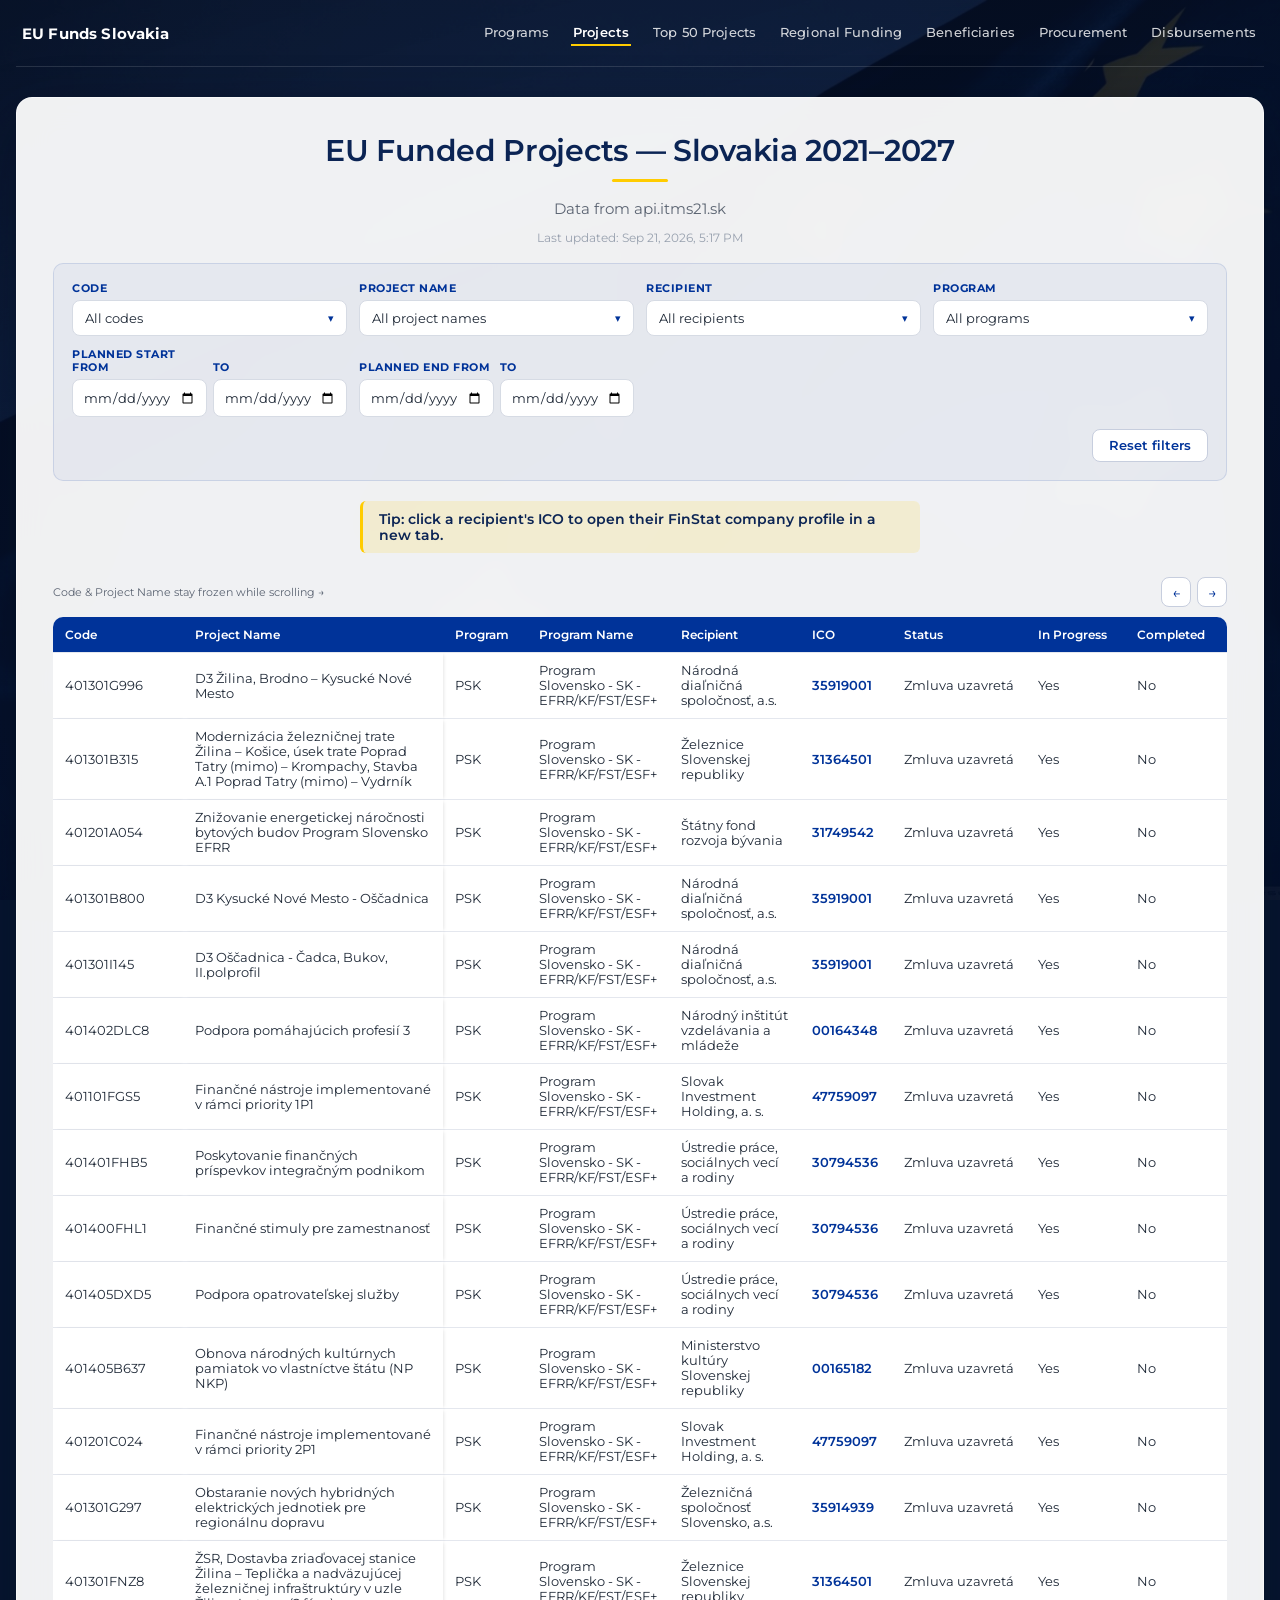
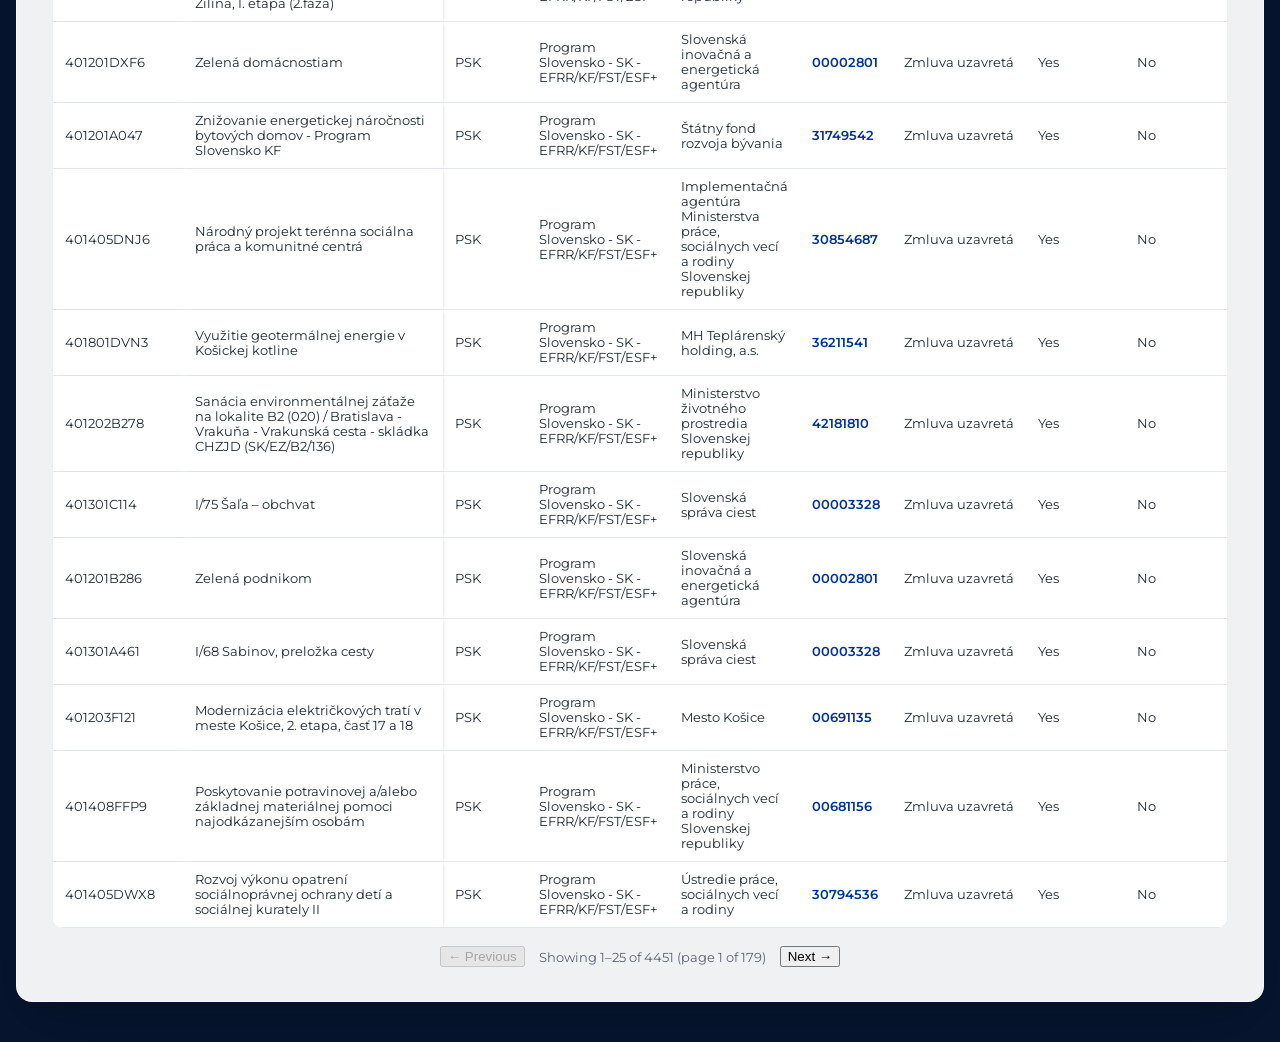
<file: docs/projects.html>
<!DOCTYPE html>
<html lang="sk">
<head>
<meta charset="UTF-8">
<meta name="viewport" content="width=device-width, initial-scale=1.0">
<title>EU Funded Projects — Slovakia 2021–2027</title>
<link rel="preconnect" href="https://fonts.googleapis.com">
<link rel="preconnect" href="https://fonts.gstatic.com" crossorigin>
<link href="https://fonts.googleapis.com/css2?family=Montserrat:wght@400;500;600;700&display=swap" rel="stylesheet">
<link rel="stylesheet" href="styles.css?v=6">
<style>
  .card { max-width: 1300px; }
  table { min-width: 1300px; }
  @media (max-width: 480px) { table { min-width: 1000px; } }
</style>
</head>
<body>
<div class="topbar">
  <a class="brand" href="index.html">
    EU Funds Slovakia
  </a>
  <button type="button" class="nav-toggle" id="navToggle" aria-expanded="false" aria-controls="navLinks" aria-label="Toggle navigation menu">
    <span></span><span></span><span></span>
  </button>
  <nav class="nav-links" id="navLinks">
    <a href="index.html">Programs</a>
    <a class="current" href="projects.html">Projects</a>
    <a href="top_projects_chart.html">Top 50 Projects</a>
    <a href="regional_funding.html">Regional Funding</a>
    <a href="beneficiaries.html">Beneficiaries</a>
    <a href="procurement.html">Procurement</a>
    <a href="disbursements.html">Disbursements</a>
  </nav>
</div>
<div class="card">
  <h1>EU Funded Projects — Slovakia 2021–2027</h1>
  <span class="title-rule"></span>
  <p class="subtitle">Data from api.itms21.sk</p>
  <p class="updated" id="updated-label">Loading...</p>

  <div class="active-filter-banner" id="activeFilterBanner">
    <span id="activeFilterText"></span> <strong id="activeFilterLabel"></strong>
    <button id="clearActiveFilter">Clear</button>
  </div>

  <div class="filters">
    <div class="filter-group">
      <label for="kodToggle">Code</label>
      <div class="multiselect" id="kodMulti">
        <button type="button" class="ms-toggle" id="kodToggle" aria-haspopup="true" aria-expanded="false">
          <span id="kodToggleLabel">All codes</span><span class="ms-caret">▾</span>
        </button>
        <div class="ms-panel" id="kodPanel" role="dialog" aria-label="Filter by code">
          <div class="ms-search">
            <input type="text" id="kodSearch" placeholder="Type to search codes...">
          </div>
          <div class="ms-actions">
            <button type="button" id="kodSelectAll">Select all</button>
            <button type="button" id="kodClearAll">Clear</button>
          </div>
          <div class="ms-options" id="kodOptions"></div>
        </div>
      </div>
    </div>
    <div class="filter-group">
      <label for="nazovToggle">Project name</label>
      <div class="multiselect" id="nazovMulti">
        <button type="button" class="ms-toggle" id="nazovToggle" aria-haspopup="true" aria-expanded="false">
          <span id="nazovToggleLabel">All project names</span><span class="ms-caret">▾</span>
        </button>
        <div class="ms-panel" id="nazovPanel" role="dialog" aria-label="Filter by project name">
          <div class="ms-search">
            <input type="text" id="nazovSearch" placeholder="Type to search project names...">
          </div>
          <div class="ms-actions">
            <button type="button" id="nazovSelectAll">Select all</button>
            <button type="button" id="nazovClearAll">Clear</button>
          </div>
          <div class="ms-options" id="nazovOptions"></div>
        </div>
      </div>
    </div>
    <div class="filter-group">
      <label for="recipientToggle">Recipient</label>
      <div class="multiselect" id="recipientMulti">
        <button type="button" class="ms-toggle" id="recipientToggle" aria-haspopup="true" aria-expanded="false">
          <span id="recipientToggleLabel">All recipients</span><span class="ms-caret">▾</span>
        </button>
        <div class="ms-panel" id="recipientPanel" role="dialog" aria-label="Filter by recipient">
          <div class="ms-search">
            <input type="text" id="recipientSearch" placeholder="Type to search recipients...">
          </div>
          <div class="ms-actions">
            <button type="button" id="recipientSelectAll">Select all</button>
            <button type="button" id="recipientClearAll">Clear</button>
          </div>
          <div class="ms-options" id="recipientOptions"></div>
        </div>
      </div>
    </div>
    <div class="filter-group">
      <label for="programToggle">Program</label>
      <div class="multiselect" id="programMulti">
        <button type="button" class="ms-toggle" id="programToggle" aria-haspopup="true" aria-expanded="false">
          <span id="programToggleLabel">All programs</span><span class="ms-caret">▾</span>
        </button>
        <div class="ms-panel" id="programPanel" role="dialog" aria-label="Filter by program">
          <div class="ms-search">
            <input type="text" id="programSearch" placeholder="Type to search programs...">
          </div>
          <div class="ms-actions">
            <button type="button" id="programSelectAll">Select all</button>
            <button type="button" id="programClearAll">Clear</button>
          </div>
          <div class="ms-options" id="programOptions"></div>
        </div>
      </div>
    </div>

    <div class="filter-group date-range">
      <div>
        <label for="filterZaciatokFrom">Planned start from</label>
        <input type="date" id="filterZaciatokFrom">
      </div>
      <div>
        <label for="filterZaciatokTo">to</label>
        <input type="date" id="filterZaciatokTo">
      </div>
    </div>
    <div class="filter-group date-range">
      <div>
        <label for="filterKoniecFrom">Planned end from</label>
        <input type="date" id="filterKoniecFrom">
      </div>
      <div>
        <label for="filterKoniecTo">to</label>
        <input type="date" id="filterKoniecTo">
      </div>
    </div>

    <div class="filters-actions">
      <button class="btn-secondary" id="resetFilters">Reset filters</button>
    </div>
  </div>

  <p class="hint">Tip: click a recipient's ICO to open their FinStat company profile in a new tab.</p>

  <div id="table-container">
    <p class="error" style="display:none;" id="error-box"></p>

    <div class="table-toolbar">
      <span class="hint-inline">Code &amp; Project Name stay frozen while scrolling →</span>
      <button class="scroll-btn" id="scrollLeftBtn" title="Scroll left">←</button>
      <button class="scroll-btn" id="scrollRightBtn" title="Scroll right">→</button>
    </div>

    <div class="table-scroll" id="tableScroll">
      <table id="dataTable" style="display:none;">
        <thead>
          <tr>
            <th data-key="project_kod" data-type="string">Code</th>
            <th data-key="project_nazov" data-type="string">Project Name</th>
            <th data-key="program_skratka" data-type="string">Program</th>
            <th data-key="program_nazov" data-type="string">Program Name</th>
            <th data-key="prijimatel_nazov" data-type="string">Recipient</th>
            <th data-key="prijimatel_ico" data-type="string">ICO</th>
            <th data-key="stav" data-type="string">Status</th>
            <th data-key="vrealizacii" data-type="bool">In Progress</th>
            <th data-key="ukonceny" data-type="bool">Completed</th>
            <th data-key="suma_eu" data-type="number">EU (€)</th>
            <th data-key="suma_sr" data-type="number">SR (€)</th>
            <th data-key="suma_spolu" data-type="number">Total (€)</th>
            <th data-key="celkova_zazmluvnena_suma" data-type="number">Contracted (€)</th>
            <th data-key="poskytnute_prostriedky" data-type="number">Disbursed (€)</th>
            <th data-key="planovany_zaciatok" data-type="date">Planned Start</th>
            <th data-key="planovany_koniec" data-type="date">Planned End</th>
            <th data-key="created_at" data-type="date">Created</th>
            <th data-key="updated_at" data-type="date">Updated</th>
          </tr>
        </thead>
        <tbody id="table-body"></tbody>
      </table>
      <p class="empty" id="emptyMessage" style="display:none;">No projects match the current filters.</p>
    </div>

    <div class="pagination" id="pagination" style="display:none;">
      <button id="prevPage">← Previous</button>
      <span id="pageInfo"></span>
      <button id="nextPage">Next →</button>
    </div>
  </div>
</div>

<script src="projects_logic.js"></script>
<script src="table_resize.js?v=2"></script>
<script src="multiselect_filter.js?v=2"></script>
<script src="nav_toggle.js?v=1"></script>
<script>
const JSON_URL = 'regional_funding_data.json';
const PAGE_SIZE = 25;

let allData = [];
let currentPage = 1;
let sortKey = 'celkova_zazmluvnena_suma';
let sortDir = 'desc';
let recipientKeyByName = new Map();

function typeOf(key) {
  const th = document.querySelector('th[data-key="' + key + '"]');
  return th ? th.dataset.type : 'string';
}

function formatEUR(value) {
  if (value == null || Number.isNaN(Number(value))) return '';
  return '€' + Number(value).toLocaleString(undefined, { maximumFractionDigits: 0 });
}

function formatDateValue(value) {
  if (value == null || value === '') return '';
  const d = new Date(value);
  if (Number.isNaN(d.getTime())) return '';
  return d.toLocaleDateString(undefined, { year: 'numeric', month: 'short', day: 'numeric' });
}

function formatIsoDate(iso) {
  const d = new Date(iso);
  return d.toLocaleString(undefined, { dateStyle: 'medium', timeStyle: 'short' });
}

function dateInputToMs(value, endOfDay) {
  if (!value) return null;
  const d = new Date(value + (endOfDay ? 'T23:59:59' : 'T00:00:00'));
  return d.getTime();
}

const kodFilter = MultiselectFilter.init({
  multiId: 'kodMulti', toggleId: 'kodToggle', toggleLabelId: 'kodToggleLabel',
  searchId: 'kodSearch', selectAllId: 'kodSelectAll', clearAllId: 'kodClearAll', optionsId: 'kodOptions',
  allLabel: 'All codes', noMatchLabel: 'No codes match your search.',
  labelForCount: function (n) { return n + ' codes selected'; },
  onChange: function () { currentPage = 1; render(); },
});

const nazovFilter = MultiselectFilter.init({
  multiId: 'nazovMulti', toggleId: 'nazovToggle', toggleLabelId: 'nazovToggleLabel',
  searchId: 'nazovSearch', selectAllId: 'nazovSelectAll', clearAllId: 'nazovClearAll', optionsId: 'nazovOptions',
  allLabel: 'All project names', noMatchLabel: 'No project names match your search.',
  labelForCount: function (n) { return n + ' project names selected'; },
  onChange: function () { currentPage = 1; render(); },
});

const recipientFilter = MultiselectFilter.init({
  multiId: 'recipientMulti', toggleId: 'recipientToggle', toggleLabelId: 'recipientToggleLabel',
  searchId: 'recipientSearch', selectAllId: 'recipientSelectAll', clearAllId: 'recipientClearAll', optionsId: 'recipientOptions',
  allLabel: 'All recipients', noMatchLabel: 'No recipients match your search.',
  labelForCount: function (n) { return n + ' recipients selected'; },
  onChange: function () { currentPage = 1; render(); },
});

const programFilter = MultiselectFilter.init({
  multiId: 'programMulti', toggleId: 'programToggle', toggleLabelId: 'programToggleLabel',
  searchId: 'programSearch', selectAllId: 'programSelectAll', clearAllId: 'programClearAll', optionsId: 'programOptions',
  allLabel: 'All programs', noMatchLabel: 'No programs match your search.',
  labelForCount: function (n) { return n + ' programs selected'; },
  onChange: function () { currentPage = 1; render(); },
});

function getFilters() {
  return {
    kod: kodFilter.getSelected(),
    nazov: nazovFilter.getSelected(),
    recipient: recipientFilter.getSelected(),
    program: programFilter.getSelected(),
    zaciatokFrom: dateInputToMs(document.getElementById('filterZaciatokFrom').value, false),
    zaciatokTo: dateInputToMs(document.getElementById('filterZaciatokTo').value, true),
    koniecFrom: dateInputToMs(document.getElementById('filterKoniecFrom').value, false),
    koniecTo: dateInputToMs(document.getElementById('filterKoniecTo').value, true),
  };
}

function populateProgramDropdown(data) {
  const programs = ProjectsLogic.distinctPrograms(data);
  programFilter.setItems(programs.map(function (p) { return { key: p.skratka, label: p.skratka, searchText: p.skratka + ' ' + (p.nazov || '') }; }));
}

function populateKodDropdown(data) {
  const codes = Array.from(new Set(data.map(function (r) { return r.project_kod; }).filter(Boolean))).sort();
  kodFilter.setItems(codes.map(function (c) { return { key: c, label: c }; }));
}

function populateNazovDropdown(data) {
  const names = Array.from(new Set(data.map(function (r) { return r.project_nazov; }).filter(Boolean))).sort();
  nazovFilter.setItems(names.map(function (n) { return { key: n, label: n }; }));
}

function populateRecipientDropdown(data) {
  const seen = new Map();
  data.forEach(function (r) {
    const key = r.prijimatel_ico || r.prijimatel_nazov;
    if (!key || seen.has(key)) return;
    seen.set(key, r.prijimatel_nazov);
  });
  recipientKeyByName = new Map();
  const recipients = Array.from(seen.entries()).map(function (e) {
    recipientKeyByName.set(e[1], e[0]);
    return { key: e[0], label: e[1] };
  }).sort(function (a, b) { return (a.label || '').localeCompare(b.label || ''); });
  recipientFilter.setItems(recipients);
}

function escapeHtml(value) {
  return String(value)
    .replace(/&/g, '&amp;')
    .replace(/</g, '&lt;')
    .replace(/>/g, '&gt;')
    .replace(/"/g, '&quot;');
}

function formatIcoLink(ico) {
  if (!ico) return '';
  const safeIco = escapeHtml(ico);
  const urlIco = encodeURIComponent(ico);
  return '<a href="https://finstat.sk/' + urlIco + '" target="_blank" rel="noopener noreferrer">' + safeIco + '</a>';
}

function renderTableRows(rows) {
  const tbody = document.getElementById('table-body');
  tbody.innerHTML = '';
  rows.forEach(function (row) {
    const tr = document.createElement('tr');
    tr.innerHTML =
      '<td>' + (row.project_kod || '') + '</td>' +
      '<td class="wrap">' + (row.project_nazov || '') + '</td>' +
      '<td>' + (row.program_skratka || '') + '</td>' +
      '<td class="wrap">' + (row.program_nazov || '') + '</td>' +
      '<td class="wrap">' + (row.prijimatel_nazov || '') + '</td>' +
      '<td>' + formatIcoLink(row.prijimatel_ico) + '</td>' +
      '<td>' + (row.stav || '') + '</td>' +
      '<td>' + (row.vrealizacii ? 'Yes' : 'No') + '</td>' +
      '<td>' + (row.ukonceny ? 'Yes' : 'No') + '</td>' +
      '<td class="num">' + formatEUR(row.suma_eu) + '</td>' +
      '<td class="num">' + formatEUR(row.suma_sr) + '</td>' +
      '<td class="num">' + formatEUR(row.suma_spolu) + '</td>' +
      '<td class="num">' + formatEUR(row.celkova_zazmluvnena_suma) + '</td>' +
      '<td class="num">' + formatEUR(row.poskytnute_prostriedky) + '</td>' +
      '<td>' + formatDateValue(row.planovany_zaciatok) + '</td>' +
      '<td>' + formatDateValue(row.planovany_koniec) + '</td>' +
      '<td>' + formatDateValue(row.created_at) + '</td>' +
      '<td>' + formatDateValue(row.updated_at) + '</td>';
    tbody.appendChild(tr);
  });
}

function renderPaginationControls(pageResult) {
  const pagination = document.getElementById('pagination');
  const table = document.getElementById('dataTable');
  const emptyMsg = document.getElementById('emptyMessage');

  if (pageResult.totalRows === 0) {
    table.style.display = 'none';
    pagination.style.display = 'none';
    emptyMsg.style.display = 'block';
    return;
  }

  table.style.display = 'table';
  emptyMsg.style.display = 'none';
  pagination.style.display = 'flex';

  document.getElementById('pageInfo').textContent =
    'Showing ' + pageResult.start + '–' + pageResult.end + ' of ' + pageResult.totalRows +
    ' (page ' + pageResult.page + ' of ' + pageResult.totalPages + ')';

  document.getElementById('prevPage').disabled = pageResult.page <= 1;
  document.getElementById('nextPage').disabled = pageResult.page >= pageResult.totalPages;
  TableResize.makeResizable(table);
}

function render() {
  const filters = getFilters();
  const filtered = ProjectsLogic.applyFilters(allData, filters);
  const sorted = ProjectsLogic.sortData(filtered, sortKey, sortDir, typeOf);
  const pageResult = ProjectsLogic.paginate(sorted, currentPage, PAGE_SIZE);
  currentPage = pageResult.page;
  renderTableRows(pageResult.rows);
  renderPaginationControls(pageResult);
}

document.querySelectorAll('th').forEach(function (th) {
  th.addEventListener('click', function () {
    const key = th.dataset.key;
    if (sortKey === key) {
      sortDir = sortDir === 'asc' ? 'desc' : 'asc';
    } else {
      sortKey = key;
      sortDir = 'asc';
    }
    document.querySelectorAll('th').forEach(function (t) { t.classList.remove('sorted-asc', 'sorted-desc'); });
    th.classList.add(sortDir === 'asc' ? 'sorted-asc' : 'sorted-desc');
    currentPage = 1;
    render();
  });
});

const DATE_FILTER_IDS = ['filterZaciatokFrom', 'filterZaciatokTo', 'filterKoniecFrom', 'filterKoniecTo'];

DATE_FILTER_IDS.forEach(function (id) {
  document.getElementById(id).addEventListener('input', function () { currentPage = 1; render(); });
  document.getElementById(id).addEventListener('change', function () { currentPage = 1; render(); });
});

document.getElementById('resetFilters').addEventListener('click', function () {
  DATE_FILTER_IDS.forEach(function (id) {
    document.getElementById(id).value = '';
  });
  kodFilter.reset();
  nazovFilter.reset();
  recipientFilter.reset();
  programFilter.reset();
  document.getElementById('activeFilterBanner').style.display = 'none';
  currentPage = 1;
  render();
});

document.getElementById('clearActiveFilter').addEventListener('click', function () {
  programFilter.reset();
  recipientFilter.reset();
  kodFilter.reset();
  document.getElementById('activeFilterBanner').style.display = 'none';
  currentPage = 1;
  render();
});

document.getElementById('prevPage').addEventListener('click', function () {
  currentPage -= 1;
  render();
});
document.getElementById('nextPage').addEventListener('click', function () {
  currentPage += 1;
  render();
});

document.getElementById('scrollLeftBtn').addEventListener('click', function () {
  document.getElementById('tableScroll').scrollBy({ left: -250, behavior: 'smooth' });
});
document.getElementById('scrollRightBtn').addEventListener('click', function () {
  document.getElementById('tableScroll').scrollBy({ left: 250, behavior: 'smooth' });
});

function applyFiltersFromUrl() {
  const params = new URLSearchParams(window.location.search);
  const program = params.get('program');
  const recipient = params.get('recipient');
  const kod = params.get('kod');

  if (kod) {
    kodFilter.setSelected([kod]);
    document.getElementById('activeFilterText').textContent = 'Showing project:';
    document.getElementById('activeFilterLabel').textContent = params.get('nazov') || kod;
    document.getElementById('activeFilterBanner').style.display = 'block';
  } else if (program) {
    // Accepts one or more comma-separated program abbreviations.
    const list = program.split(',').map(function (s) { return s.trim(); }).filter(Boolean);
    programFilter.setSelected(list);
    document.getElementById('activeFilterText').textContent =
      list.length > 1 ? 'Showing projects for programs:' : 'Showing projects for program:';
    document.getElementById('activeFilterLabel').textContent = list.join(', ');
    document.getElementById('activeFilterBanner').style.display = 'block';
  } else if (recipient) {
    const key = recipientKeyByName.get(recipient) || recipient;
    recipientFilter.setSelected([key]);
    document.getElementById('activeFilterText').textContent = 'Showing projects for recipient:';
    document.getElementById('activeFilterLabel').textContent = recipient;
    document.getElementById('activeFilterBanner').style.display = 'block';
  }
}

fetch(JSON_URL)
  .then(function (response) {
    if (!response.ok) throw new Error('HTTP ' + response.status);
    return response.json();
  })
  .then(function (payload) {
    allData = payload.regional_funding;
    document.getElementById('updated-label').textContent = 'Last updated: ' + formatIsoDate(payload.generated_at);
    populateProgramDropdown(allData);
    populateKodDropdown(allData);
    populateNazovDropdown(allData);
    populateRecipientDropdown(allData);
    applyFiltersFromUrl();
    render();
  })
  .catch(function (err) {
    document.getElementById('updated-label').textContent = '';
    const box = document.getElementById('error-box');
    box.style.display = 'block';
    box.textContent = 'Could not load ' + JSON_URL + ': ' + err.message;
  });
</script>
</body>
</html>
</file>
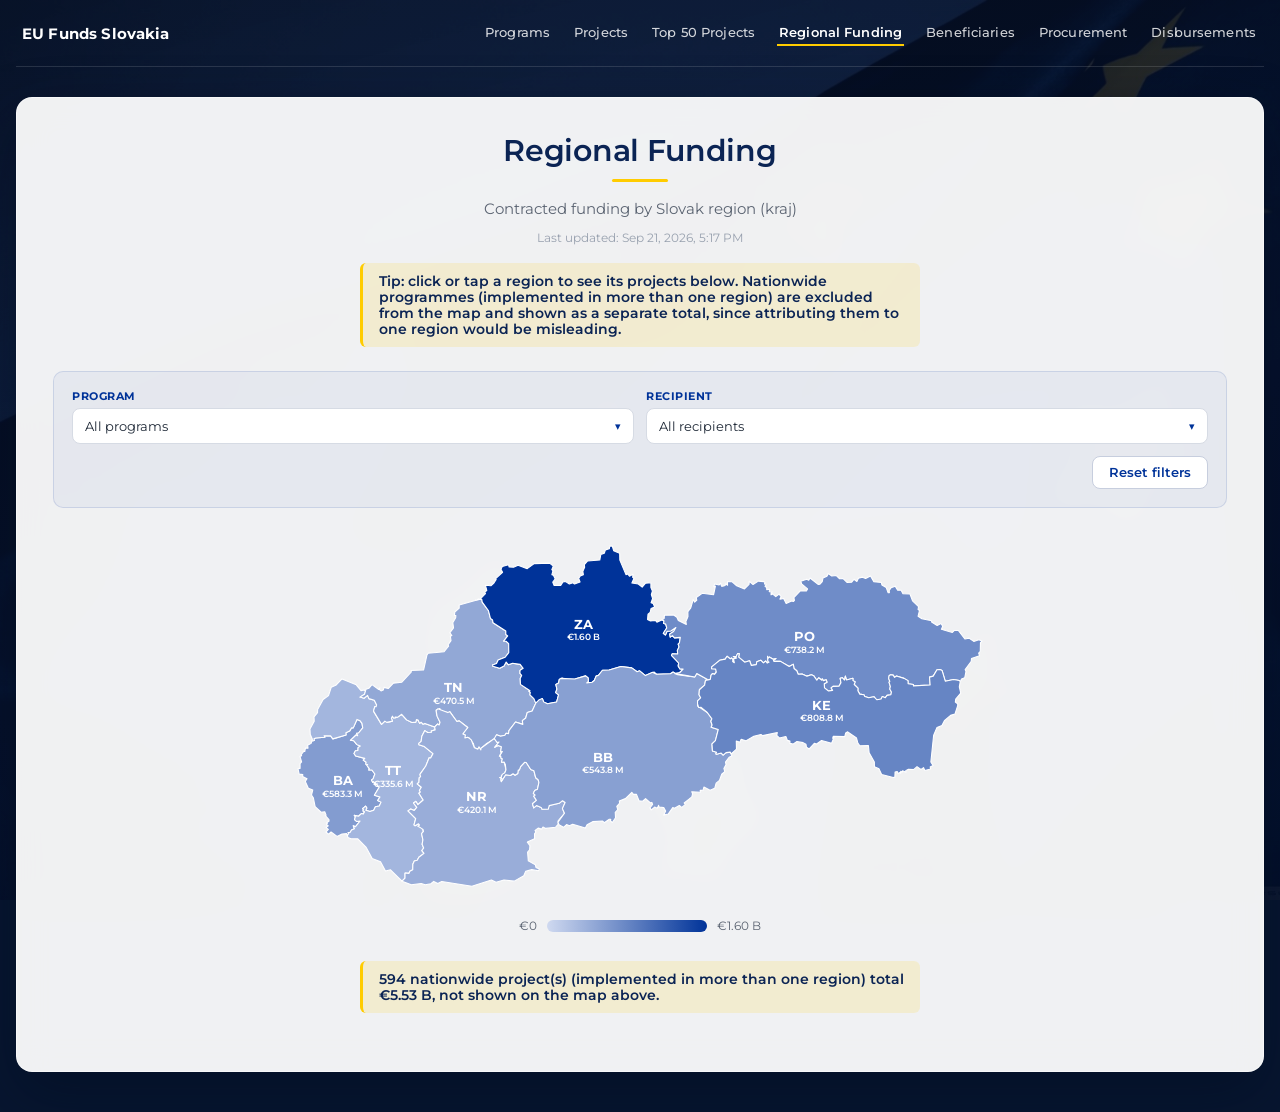
<file: docs/regional_funding.html>
<!DOCTYPE html>
<html lang="sk">
<head>
<meta charset="UTF-8">
<meta name="viewport" content="width=device-width, initial-scale=1.0">
<title>Regional Funding — Slovakia 2021–2027</title>
<link rel="preconnect" href="https://fonts.googleapis.com">
<link rel="preconnect" href="https://fonts.gstatic.com" crossorigin>
<link href="https://fonts.googleapis.com/css2?family=Montserrat:wght@400;500;600;700&display=swap" rel="stylesheet">
<link rel="stylesheet" href="styles.css?v=6">
</head>
<body>
<div class="topbar">
  <a class="brand" href="index.html">
    EU Funds Slovakia
  </a>
  <button type="button" class="nav-toggle" id="navToggle" aria-expanded="false" aria-controls="navLinks" aria-label="Toggle navigation menu">
    <span></span><span></span><span></span>
  </button>
  <nav class="nav-links" id="navLinks">
    <a href="index.html">Programs</a>
    <a href="projects.html">Projects</a>
    <a href="top_projects_chart.html">Top 50 Projects</a>
    <a class="current" href="regional_funding.html">Regional Funding</a>
    <a href="beneficiaries.html">Beneficiaries</a>
    <a href="procurement.html">Procurement</a>
    <a href="disbursements.html">Disbursements</a>
  </nav>
</div>
<div class="card">
  <h1>Regional Funding</h1>
  <span class="title-rule"></span>
  <p class="subtitle">Contracted funding by Slovak region (kraj)</p>
  <p class="updated" id="updated-label">Loading...</p>
  <p class="hint">Tip: click or tap a region to see its projects below. Nationwide programmes (implemented in more than one region) are excluded from the map and shown as a separate total, since attributing them to one region would be misleading.</p>

  <div class="filters" style="grid-template-columns: 1fr 1fr;">
    <div class="filter-group">
      <label for="programToggle">Program</label>
      <div class="multiselect" id="programMulti">
        <button type="button" class="ms-toggle" id="programToggle" aria-haspopup="true" aria-expanded="false">
          <span id="programToggleLabel">All programs</span><span class="ms-caret">▾</span>
        </button>
        <div class="ms-panel" id="programPanel" role="dialog" aria-label="Filter by program">
          <div class="ms-search">
            <input type="text" id="programSearch" placeholder="Type to search programs...">
          </div>
          <div class="ms-actions">
            <button type="button" id="programSelectAll">Select all</button>
            <button type="button" id="programClearAll">Clear</button>
          </div>
          <div class="ms-options" id="programOptions"></div>
        </div>
      </div>
    </div>
    <div class="filter-group">
      <label for="recipientToggle">Recipient</label>
      <div class="multiselect" id="recipientMulti">
        <button type="button" class="ms-toggle" id="recipientToggle" aria-haspopup="true" aria-expanded="false">
          <span id="recipientToggleLabel">All recipients</span><span class="ms-caret">▾</span>
        </button>
        <div class="ms-panel" id="recipientPanel" role="dialog" aria-label="Filter by recipient">
          <div class="ms-search">
            <input type="text" id="recipientSearch" placeholder="Type to search recipients...">
          </div>
          <div class="ms-actions">
            <button type="button" id="recipientSelectAll">Select all</button>
            <button type="button" id="recipientClearAll">Clear</button>
          </div>
          <div class="ms-options" id="recipientOptions"></div>
        </div>
      </div>
    </div>
    <div class="filters-actions">
      <button class="btn-secondary" id="resetFilters">Reset filters</button>
    </div>
  </div>

  <p class="error" style="display:none;" id="error-box"></p>

  <div class="kraj-map-wrap" id="mapWrap"></div>
  <div class="kraj-legend">
    <span id="legendMin">€0</span>
    <span class="kraj-legend-scale"></span>
    <span id="legendMax">€0</span>
  </div>

  <p class="hint" id="nationwideCallout" style="display:none;"></p>

  <h2 class="drilldown-title" id="drilldownTitle" style="display:none;"></h2>
  <p class="hint" id="drilldownHint" style="display:none;">Tip: click a project row to open it in the Projects table.</p>
  <div class="table-scroll drilldown-scroll" id="drilldownWrap" style="display:none;">
    <table id="drilldownTable">
      <thead>
        <tr>
          <th data-key="project_kod" data-type="string">Code</th>
          <th data-key="project_nazov" data-type="string">Project Name</th>
          <th data-key="program_skratka" data-type="string">Program</th>
          <th data-key="prijimatel_nazov" data-type="string">Recipient</th>
          <th data-key="suma_spolu" data-type="number">Total (€)</th>
          <th data-key="stav" data-type="string">Status</th>
        </tr>
      </thead>
      <tbody id="drilldownBody"></tbody>
    </table>
  </div>
</div>

<script src="projects_logic.js"></script>
<script src="datamart_logic.js"></script>
<script src="table_resize.js?v=2"></script>
<script src="multiselect_filter.js?v=2"></script>
<script src="nav_toggle.js?v=1"></script>
<script>
const REGIONAL_URL = 'regional_funding_data.json';
const SUMMARY_URL = 'regional_summary_data.json';
const BENEFICIARY_URL = 'beneficiary_funding_data.json';
const SVG_URL = 'assets/slovakia_kraje.svg';

let allData = [];
let allSummary = [];
let legalFormByIco = new Map();
let currentDrilldown = null;
let drilldownSortKey = 'suma_spolu';
let drilldownSortDir = 'desc';

function drilldownTypeOf(key) {
  const th = document.querySelector('#drilldownTable th[data-key="' + key + '"]');
  return th ? th.dataset.type : 'string';
}

function formatIsoDate(iso) {
  const d = new Date(iso);
  return d.toLocaleString(undefined, { dateStyle: 'medium', timeStyle: 'short' });
}

function formatEUR(value) {
  if (value == null || Number.isNaN(Number(value))) return '';
  return '€' + Number(value).toLocaleString(undefined, { maximumFractionDigits: 0 });
}

function formatEURShort(value) {
  if (value >= 1e9) return (value / 1e9).toFixed(2) + ' B';
  if (value >= 1e6) return (value / 1e6).toFixed(1) + ' M';
  if (value >= 1e3) return (value / 1e3).toFixed(0) + ' K';
  return Number(value).toLocaleString();
}

function escapeHtml(value) {
  return String(value)
    .replace(/&/g, '&amp;')
    .replace(/</g, '&lt;')
    .replace(/>/g, '&gt;')
    .replace(/"/g, '&quot;');
}

const programFilter = MultiselectFilter.init({
  multiId: 'programMulti', toggleId: 'programToggle', toggleLabelId: 'programToggleLabel',
  searchId: 'programSearch', selectAllId: 'programSelectAll', clearAllId: 'programClearAll', optionsId: 'programOptions',
  allLabel: 'All programs', noMatchLabel: 'No programs match your search.',
  labelForCount: function (n) { return n + ' programs selected'; },
  onChange: function () { render(); },
});

const recipientFilter = MultiselectFilter.init({
  multiId: 'recipientMulti', toggleId: 'recipientToggle', toggleLabelId: 'recipientToggleLabel',
  searchId: 'recipientSearch', selectAllId: 'recipientSelectAll', clearAllId: 'recipientClearAll', optionsId: 'recipientOptions',
  allLabel: 'All recipients', noMatchLabel: 'No recipients match your search.',
  labelForCount: function (n) { return n + ' recipients selected'; },
  onChange: function () { render(); },
});

function populateProgramDropdown(data) {
  const programs = ProjectsLogic.distinctPrograms(data);
  programFilter.setItems(programs.map(function (p) { return { key: p.skratka, label: p.skratka, searchText: p.skratka + ' ' + (p.nazov || '') }; }));
}

function populateRecipientDropdown(data) {
  const seen = new Map();
  data.forEach(function (r) {
    const key = DatamartLogic.recipientKey(r);
    if (!key || seen.has(key)) return;
    seen.set(key, { ico: r.prijimatel_ico, nazov: r.prijimatel_nazov });
  });
  const recipients = Array.from(seen.entries()).map(function (e) {
    const type = legalFormByIco.get(e[1].ico) || '';
    return { key: e[0], label: type ? e[1].nazov + ' — ' + type : e[1].nazov };
  }).sort(function (a, b) { return (a.label || '').localeCompare(b.label || ''); });
  recipientFilter.setItems(recipients);
}

function goToProject(row) {
  const params = new URLSearchParams();
  if (row.project_kod) params.set('kod', row.project_kod);
  if (row.project_nazov) params.set('nazov', row.project_nazov);
  window.location.href = 'projects.html?' + params.toString();
}

function renderDrilldown(nuts3Id, krajNazov) {
  currentDrilldown = { nuts3Id: nuts3Id, krajNazov: krajNazov };
  const rows = allData.filter(function (r) { return r.region_count === 1 && r.kraj_names === krajNazov; });
  let filtered = DatamartLogic.filterByProgram(rows, programFilter.getSelected());
  filtered = DatamartLogic.filterByRecipient(filtered, recipientFilter.getSelected());
  const sorted = ProjectsLogic.sortData(filtered, drilldownSortKey, drilldownSortDir, drilldownTypeOf);

  document.getElementById('drilldownTitle').textContent = 'Projects in ' + krajNazov + ' (' + sorted.length + ')';
  document.getElementById('drilldownTitle').style.display = 'block';
  document.getElementById('drilldownHint').style.display = 'block';
  document.getElementById('drilldownWrap').style.display = 'block';

  const tbody = document.getElementById('drilldownBody');
  tbody.innerHTML = '';
  sorted.forEach(function (row) {
    const tr = document.createElement('tr');
    tr.style.cursor = 'pointer';
    tr.title = 'Click to view this project';
    tr.addEventListener('click', function () { goToProject(row); });
    tr.innerHTML =
      '<td>' + escapeHtml(row.project_kod || '') + '</td>' +
      '<td class="wrap">' + escapeHtml(row.project_nazov || '') + '</td>' +
      '<td>' + escapeHtml(row.program_skratka || '') + '</td>' +
      '<td class="wrap">' + escapeHtml(row.prijimatel_nazov || '') + '</td>' +
      '<td class="num">' + formatEUR(row.suma_spolu) + '</td>' +
      '<td>' + escapeHtml(row.stav || '') + '</td>';
    tbody.appendChild(tr);
  });
  TableResize.makeResizable(document.getElementById('drilldownTable'));
}

function colorForValue(value, min, max) {
  const t = max > min ? (value - min) / (max - min) : 0;
  const lo = [207, 217, 240];
  const hi = [0, 51, 153];
  const rgb = lo.map(function (c, i) { return Math.round(c + (hi[i] - c) * t); });
  return 'rgb(' + rgb.join(',') + ')';
}

function render() {
  const programFilteredRegional = DatamartLogic.filterByProgram(allData, programFilter.getSelected());
  const filteredRegional = DatamartLogic.filterByRecipient(programFilteredRegional, recipientFilter.getSelected());

  const nationwideProjects = DatamartLogic.dedupeBy(
    filteredRegional.filter(function (r) { return r.region_count > 1; }),
    function (r) { return r.project_id; }
  );
  const nationwideTotal = nationwideProjects.reduce(function (sum, r) { return sum + (Number(r.suma_spolu) || 0); }, 0);
  const callout = document.getElementById('nationwideCallout');
  if (nationwideProjects.length > 0) {
    callout.style.display = 'block';
    callout.textContent = nationwideProjects.length + ' nationwide project(s) (implemented in more than one region) ' +
      'total €' + formatEURShort(nationwideTotal) + ', not shown on the map above.';
  } else {
    callout.style.display = 'none';
  }

  // When no programs are selected (the default), the pre-aggregated
  // regional_summary export is used directly. Selecting programs
  // re-aggregates from the per-project regional_funding rows client-side.
  let byRegion;
  if (programFilter.getSelected().length === 0 && recipientFilter.getSelected().length === 0) {
    byRegion = allSummary.filter(function (r) { return r.nuts3_id != null; });
  } else {
    const singleRegion = filteredRegional.filter(function (r) { return r.region_count === 1; });
    byRegion = DatamartLogic.groupSum(singleRegion, function (r) { return r.kraj_names; }, ['suma_spolu'])
      .map(function (g) { return { kraj_nazov: g.key, suma_spolu: g.suma_spolu }; });
  }

  const values = byRegion.map(function (r) { return r.suma_spolu; });
  // Anchor min at 0 (not the smallest present value) so a lone funded region
  // doesn't render as the lightest shade, and an unfunded region (value 0)
  // never produces a negative interpolation fraction in colorForValue.
  const min = 0;
  const max = values.length ? Math.max.apply(null, values) : 0;
  document.getElementById('legendMin').textContent = '€' + formatEURShort(min);
  document.getElementById('legendMax').textContent = '€' + formatEURShort(max);

  const byNameOrId = new Map();
  allSummary.forEach(function (r) { if (r.nuts3_id != null) byNameOrId.set(String(r.nuts3_id), r.kraj_nazov); });

  document.querySelectorAll('.kraj-shape').forEach(function (shape) {
    const nuts3Id = shape.id.replace('kraj-', '');
    const krajNazov = byNameOrId.get(nuts3Id) || shape.getAttribute('data-name');
    const match = byRegion.find(function (r) { return r.kraj_nazov === krajNazov; });
    const value = match ? match.suma_spolu : 0;
    shape.setAttribute('fill', colorForValue(value, min, max));
    shape.setAttribute('data-value', value);
    shape.onclick = function () { renderDrilldown(nuts3Id, krajNazov); };
    shape.setAttribute('tabindex', '0');
    shape.setAttribute('role', 'button');
    shape.setAttribute('aria-label', krajNazov + ': €' + Number(value).toLocaleString());
    shape.onkeydown = function (evt) { if (evt.key === 'Enter' || evt.key === ' ') shape.onclick(); };
    let titleEl = shape.querySelector('title');
    if (!titleEl) {
      titleEl = document.createElementNS('http://www.w3.org/2000/svg', 'title');
      shape.appendChild(titleEl);
    }
    titleEl.textContent = krajNazov + ': €' + Number(value).toLocaleString(undefined, { maximumFractionDigits: 0 });
    const sumEl = document.getElementById('kraj-sum-' + nuts3Id);
    if (sumEl) sumEl.textContent = '€' + formatEURShort(value);
  });

  // Keep an already-open drilldown in sync with the active filters.
  if (currentDrilldown) renderDrilldown(currentDrilldown.nuts3Id, currentDrilldown.krajNazov);
}

document.querySelectorAll('#drilldownTable th').forEach(function (th) {
  th.addEventListener('click', function () {
    const key = th.dataset.key;
    if (drilldownSortKey === key) drilldownSortDir = drilldownSortDir === 'asc' ? 'desc' : 'asc';
    else { drilldownSortKey = key; drilldownSortDir = 'asc'; }
    document.querySelectorAll('#drilldownTable th').forEach(function (t) { t.classList.remove('sorted-asc', 'sorted-desc'); });
    th.classList.add(drilldownSortDir === 'asc' ? 'sorted-asc' : 'sorted-desc');
    if (currentDrilldown) renderDrilldown(currentDrilldown.nuts3Id, currentDrilldown.krajNazov);
  });
});

document.getElementById('resetFilters').addEventListener('click', function () {
  programFilter.reset();
  recipientFilter.reset();
  render();
});

Promise.all([
  fetch(SVG_URL).then(function (r) { if (!r.ok) throw new Error('HTTP ' + r.status + ' loading ' + SVG_URL); return r.text(); }),
  fetch(REGIONAL_URL).then(function (r) { if (!r.ok) throw new Error('HTTP ' + r.status + ' loading ' + REGIONAL_URL); return r.json(); }),
  fetch(SUMMARY_URL).then(function (r) { if (!r.ok) throw new Error('HTTP ' + r.status + ' loading ' + SUMMARY_URL); return r.json(); }),
  fetch(BENEFICIARY_URL).then(function (r) { if (!r.ok) throw new Error('HTTP ' + r.status + ' loading ' + BENEFICIARY_URL); return r.json(); }),
]).then(function (results) {
  document.getElementById('mapWrap').innerHTML = results[0];
  allData = results[1].regional_funding;
  allSummary = results[2].regions;
  legalFormByIco = new Map(results[3].beneficiaries.map(function (b) { return [b.ico, b.pravnaforma_nazov]; }));
  document.getElementById('updated-label').textContent = 'Last updated: ' + formatIsoDate(results[1].generated_at);
  populateProgramDropdown(allData);
  populateRecipientDropdown(allData);
  render();
}).catch(function (err) {
  document.getElementById('updated-label').textContent = '';
  const box = document.getElementById('error-box');
  box.style.display = 'block';
  box.textContent = 'Could not load region data: ' + err.message;
});
</script>
</body>
</html>
</file>
<file: docs/styles.css>
/* ============================================================
   EU Funds Slovakia — shared design system
   Deep navy + official EU gold, frosted glass panels over a
   fixed flag photograph. Montserrat used consistently throughout.
   Montserrat for body/UI/data.
   ============================================================ */

:root {
  --navy-deep: #071630;
  --navy-base: #0b2454;
  --eu-blue: #003399;
  --eu-blue-hover: #002670;
  --eu-gold: #ffcc00;
  --ink: #1f2937;
  --muted: #5b6472;
  --panel: rgba(255, 255, 255, 0.94);
  --panel-border: rgba(255, 255, 255, 0.55);
  --hairline: #e4e7ee;
  --radius-card: 16px;
  --radius-control: 8px;
  --font-display: 'Montserrat', Arial, Helvetica, sans-serif;
  --font-body: 'Montserrat', Arial, Helvetica, sans-serif;
}

* { box-sizing: border-box; }

html {
  scroll-behavior: smooth;
  -webkit-text-size-adjust: 100%;
  text-size-adjust: 100%;
}

body {
  margin: 0;
  min-height: 100vh;
  font-family: var(--font-body);
  color: var(--ink);
  background-color: var(--navy-deep);
  padding: 0 16px 40px 16px;
}

/* Fixed background photograph with a dark overlay for legibility.
   Using a pseudo-element (not body background directly) keeps it
   fixed and independent from body's own scrolling/padding box. */
body::before {
  content: "";
  position: fixed;
  inset: 0;
  z-index: -2;
  background-image: url('assets/eu-flag-background.jpg');
  background-size: cover;
  background-position: center;
}
body::after {
  content: "";
  position: fixed;
  inset: 0;
  z-index: -1;
  background: linear-gradient(165deg, rgba(4, 12, 30, 0.90) 0%, rgba(6, 20, 48, 0.86) 55%, rgba(3, 15, 40, 0.92) 100%);
}

@media (prefers-reduced-motion: reduce) {
  html { scroll-behavior: auto; }
}

/* ---------- Top navigation bar ----------
   Slim borderless bar (no logo mark, no glass pill) — flat rule at the
   bottom instead, letting the nav sit lighter on the page. */
.topbar {
  max-width: 1300px;
  margin: 0 auto 30px auto;
  padding: 20px 6px;
  display: flex;
  align-items: center;
  justify-content: space-between;
  flex-wrap: wrap;
  gap: 10px;
  background: transparent;
  border: none;
  border-bottom: 1px solid rgba(255, 255, 255, 0.13);
  border-radius: 0;
}
.brand {
  display: flex;
  align-items: center;
  color: #fff;
  font-family: var(--font-display);
  font-size: 15px;
  font-weight: 700;
  letter-spacing: 0.01em;
  text-decoration: none;
  white-space: nowrap;
}
.nav-links {
  display: flex;
  gap: 20px;
  flex-wrap: wrap;
}
.nav-links a {
  color: rgba(255, 255, 255, 0.82);
  text-decoration: none;
  font-size: 13px;
  font-weight: 500;
  letter-spacing: 0.01em;
  padding: 4px 2px;
  border-bottom: 2px solid transparent;
  transition: color 0.15s, border-color 0.15s;
}
.nav-links a:hover,
.nav-links a:focus-visible {
  color: #fff;
  border-bottom-color: var(--eu-gold);
}
.nav-links a.current {
  color: #fff;
  font-weight: 600;
  border-bottom-color: var(--eu-gold);
}

/* ---------- Nav drawer toggle (hamburger) ----------
   Hidden on desktop; the topbar's 7 links need more room than the
   1024px/768px card breakpoints assume, so this collapses at its own
   880px point rather than reusing one of those. */
.nav-toggle {
  display: none;
  background: none;
  border: none;
  cursor: pointer;
  padding: 8px;
  flex-direction: column;
  justify-content: center;
  gap: 4px;
}
.nav-toggle span { width: 20px; height: 2px; background: #fff; border-radius: 2px; }
@media (max-width: 880px) {
  .nav-toggle { display: flex; }
  .nav-links {
    display: none;
    flex-direction: column;
    width: 100%;
    background: rgba(7, 22, 50, 0.97);
    border-radius: 14px;
    padding: 8px;
    margin-top: 4px;
    gap: 2px;
  }
  .nav-links.open { display: flex; }
  .nav-links a { padding: 11px 12px; border-bottom: none; border-radius: 8px; border-left: 3px solid transparent; }
  .nav-links a:hover, .nav-links a:focus-visible { background: rgba(255, 255, 255, 0.07); border-bottom-color: transparent; }
  .nav-links a.current { background: rgba(255, 255, 255, 0.07); border-left-color: var(--eu-gold); border-bottom-color: transparent; padding-left: 9px; }
}

/* ---------- Glass content panel ---------- */
.card {
  background: var(--panel);
  backdrop-filter: blur(16px);
  -webkit-backdrop-filter: blur(16px);
  border: 1px solid var(--panel-border);
  max-width: 1300px;
  margin: 0 auto;
  padding: 34px 36px;
  border-radius: var(--radius-card);
  box-shadow: 0 24px 60px rgba(2, 10, 30, 0.45);
}
.card--narrow { max-width: 1100px; }

h1 {
  font-family: var(--font-display);
  text-align: center;
  margin: 0 0 10px 0;
  color: var(--navy-base);
  font-size: 30px;
  font-weight: 600;
  letter-spacing: -0.01em;
}
.title-rule {
  display: block;
  width: 56px;
  height: 3px;
  background: var(--eu-gold);
  border-radius: 2px;
  margin: 0 auto 18px auto;
}
.subtitle {
  text-align: center;
  color: var(--muted);
  margin: 0 0 6px 0;
  font-size: 14.5px;
}
.updated {
  text-align: center;
  color: #98a1af;
  font-size: 12px;
  margin-bottom: 18px;
}

/* ---------- Callout / hint notice ---------- */
.hint {
  text-align: left;
  margin: 0 auto 24px auto;
  max-width: 560px;
  background: rgba(255, 204, 0, 0.14);
  border-left: 3px solid var(--eu-gold);
  color: var(--navy-base);
  border-radius: 6px;
  padding: 10px 16px;
  font-size: 13.5px;
  font-weight: 600;
}
.active-filter-banner {
  display: none;
  background: rgba(0, 51, 153, 0.08);
  color: var(--eu-blue);
  border-left: 3px solid var(--eu-blue);
  border-radius: 6px;
  padding: 10px 16px;
  font-size: 13.5px;
  margin-bottom: 18px;
}
.active-filter-banner button {
  margin-left: 10px;
  border: none;
  background: var(--eu-blue);
  color: #fff;
  border-radius: var(--radius-control);
  padding: 3px 12px;
  cursor: pointer;
  font-size: 12px;
  font-family: inherit;
  font-weight: 600;
}
.active-filter-banner button:hover { background: var(--eu-blue-hover); }

/* ---------- Search / filters ---------- */
.search input,
.filter-group input,
.filter-group select {
  padding: 9px 12px;
  border: 1px solid #d6dbe4;
  border-radius: var(--radius-control);
  font-size: 13px;
  font-family: var(--font-body);
  width: 100%;
  background: #fff;
  color: var(--ink);
}
.filter-group input[type="date"] {
  height: 38px;
  padding: 6px 10px;
  line-height: normal;
  -webkit-appearance: none;
  appearance: none;
}
.search input:focus,
.filter-group input:focus,
.filter-group select:focus {
  outline: 2px solid var(--eu-gold);
  outline-offset: 1px;
  border-color: var(--eu-blue);
}
.search { margin-bottom: 16px; }
.search input { max-width: 320px; }

.filters {
  display: grid;
  grid-template-columns: repeat(4, 1fr);
  gap: 12px;
  margin-bottom: 20px;
  padding: 18px;
  background: rgba(0, 51, 153, 0.045);
  border-radius: 10px;
  border: 1px solid rgba(0, 51, 153, 0.12);
}
.filter-group { display: flex; flex-direction: column; min-width: 0; }
/* :not(.ms-option) excludes the per-option <label> rows inside a dropdown's
   option list — this rule is only for the field's own label (e.g. "Recipient"),
   never the picked values themselves, which must keep their source casing. */
.filter-group label:not(.ms-option) {
  font-size: 10.5px;
  color: var(--eu-blue);
  margin-bottom: 5px;
  font-weight: 700;
  text-transform: uppercase;
  letter-spacing: 0.05em;
}
/* ---------- Multi-select dropdown (Program filter) ---------- */
.multiselect { position: relative; min-width: 0; }
.ms-toggle {
  width: 100%;
  min-width: 0;
  display: flex;
  align-items: center;
  justify-content: space-between;
  gap: 8px;
  padding: 9px 12px;
  border: 1px solid #d6dbe4;
  border-radius: var(--radius-control);
  background: #fff;
  color: var(--ink);
  font-size: 13px;
  font-family: var(--font-body);
  cursor: pointer;
  text-align: left;
}
.ms-toggle:focus { outline: 2px solid var(--eu-gold); outline-offset: 1px; border-color: var(--eu-blue); }
.ms-toggle > span:first-child { min-width: 0; overflow: hidden; text-overflow: ellipsis; white-space: nowrap; }
.ms-caret { font-size: 11px; color: var(--eu-blue); }
.multiselect.open .ms-caret { transform: rotate(180deg); }

.ms-panel {
  display: none;
  position: absolute;
  z-index: 30;
  top: calc(100% + 4px);
  left: 0;
  right: 0;
  min-width: 200px;
  background: #fff;
  border: 1px solid #d6dbe4;
  border-radius: var(--radius-control);
  box-shadow: 0 8px 22px rgba(0, 20, 60, 0.16);
}
.multiselect.open .ms-panel { display: block; }

.ms-search { padding: 8px 10px; border-bottom: 1px solid #eceff5; }
.ms-search input {
  width: 100%;
  padding: 7px 10px;
  border: 1px solid #d6dbe4;
  border-radius: var(--radius-control);
  font-size: 12.5px;
  font-family: var(--font-body);
  color: var(--ink);
}
.ms-search input:focus { outline: 2px solid var(--eu-gold); outline-offset: 1px; border-color: var(--eu-blue); }
.ms-option-hidden { display: none !important; }
.ms-empty { padding: 10px; font-size: 12px; color: var(--muted); text-align: center; }

.ms-actions {
  display: flex;
  gap: 8px;
  padding: 8px 10px;
  border-bottom: 1px solid #eceff5;
}
.ms-actions button {
  flex: 1;
  border: 1px solid #c7cede;
  background: #fff;
  color: var(--eu-blue);
  border-radius: var(--radius-control);
  padding: 4px 8px;
  font-size: 11.5px;
  font-family: inherit;
  font-weight: 600;
  cursor: pointer;
}
.ms-actions button:hover { background: rgba(0, 51, 153, 0.07); }

.ms-options { max-height: 240px; overflow-y: auto; padding: 6px 4px; }
.ms-option {
  display: flex;
  align-items: center;
  gap: 8px;
  padding: 6px 10px;
  font-size: 12.5px;
  border-radius: 5px;
  cursor: pointer;
}
.ms-option:hover { background: rgba(0, 51, 153, 0.06); }
.ms-option input { width: auto; margin: 0; accent-color: var(--eu-blue); cursor: pointer; }

.filter-group.date-range { flex-direction: row; gap: 6px; align-items: flex-end; }
.filter-group.date-range > div { flex: 1; display: flex; flex-direction: column; min-width: 0; }
.filter-group.date-range label { margin-bottom: 5px; }
.filters-actions { grid-column: 1 / -1; text-align: right; }
.btn-secondary {
  border: 1px solid #c7cede;
  background: #fff;
  color: var(--eu-blue);
  border-radius: var(--radius-control);
  padding: 8px 16px;
  font-size: 12.5px;
  font-weight: 600;
  cursor: pointer;
  font-family: var(--font-body);
  transition: background 0.15s;
}
.btn-secondary:hover { background: #eef2fb; }
.btn-secondary:disabled { color: #c3c9d4; cursor: not-allowed; border-color: #e5e7eb; background: #fff; }

/* ---------- Table ---------- */
.table-toolbar { display: flex; justify-content: flex-end; align-items: center; gap: 6px; margin-bottom: 10px; }
.table-toolbar .hint-inline { font-size: 11px; color: var(--muted); margin-right: auto; }
.scroll-btn {
  border: 1px solid #c7cede; background: #fff; color: var(--eu-blue); border-radius: var(--radius-control);
  width: 30px; height: 30px; font-size: 15px; cursor: pointer; font-family: inherit;
  display: flex; align-items: center; justify-content: center; transition: background 0.15s;
}
.scroll-btn:hover { background: #eef2fb; }
.scroll-btn:disabled { color: #d1d5db; cursor: not-allowed; }

.table-scroll { overflow-x: auto; -webkit-overflow-scrolling: touch; position: relative; border-radius: 10px; }
table { width: 100%; border-collapse: separate; border-spacing: 0; font-size: 12.5px; background: #fff; }
th, td { padding: 10px 12px; text-align: left; border-bottom: 1px solid var(--hairline); white-space: nowrap; background: #fff; overflow: hidden; text-overflow: ellipsis; }
th {
  background: var(--eu-blue); color: #fff; cursor: pointer; user-select: none;
  position: sticky; top: 0; z-index: 2; font-weight: 600; font-size: 12px;
}

/* ---------- Resizable columns ---------- */
.resizable-th { padding-right: 18px; }
.col-resize-handle {
  position: absolute;
  top: 0;
  right: 0;
  width: 8px;
  height: 100%;
  cursor: col-resize;
  touch-action: none;
  background: transparent;
}
.col-resize-handle:hover,
.col-resize-handle:active { background: var(--eu-gold); }
body.col-resizing,
body.col-resizing * { cursor: col-resize !important; user-select: none !important; }
th:hover { background: var(--eu-blue-hover); }
th.sorted-asc::after { content: " \25B2"; color: var(--eu-gold); }
th.sorted-desc::after { content: " \25BC"; color: var(--eu-gold); }
tbody tr { cursor: default; }
tr:hover td { background: #f2f5fb; }
td.num { text-align: right; font-variant-numeric: tabular-nums; }
td a { color: var(--eu-blue); text-decoration: none; font-weight: 600; }
td a:hover { text-decoration: underline; }
td.wrap { white-space: normal; max-width: 260px; }
.error { color: #b91c1c; text-align: center; font-size: 14px; padding: 20px; }
.empty { text-align: center; color: var(--muted); font-size: 13px; padding: 24px; }

/* Frozen columns (desktop/tablet only — unfrozen on mobile below) */
th:nth-child(1), td:nth-child(1) { position: sticky; left: 0; z-index: 1; width: 130px; min-width: 130px; }
th:nth-child(2), td:nth-child(2) { position: sticky; left: 130px; z-index: 1; width: 260px; min-width: 260px; white-space: normal; }
th:nth-child(1), th:nth-child(2) { z-index: 3; }
td:nth-child(1), td:nth-child(2) { box-shadow: 2px 0 4px -2px rgba(0,0,0,0.15); }
tr:hover td:nth-child(1), tr:hover td:nth-child(2) { background: #f2f5fb; }

.pagination {
  display: flex; align-items: center; justify-content: center; gap: 14px;
  margin-top: 18px; font-size: 13px; color: var(--muted);
}

.drilldown-title {
  font-family: var(--font-display);
  color: var(--navy-base);
  font-size: 16px;
  font-weight: 600;
  margin: 28px 0 12px 0;
}
.drilldown-scroll { max-height: 420px; overflow-y: auto; }

.kraj-map-wrap { max-width: 720px; margin: 0 auto; }
.kraj-map-wrap svg { width: 100%; height: auto; display: block; }
.kraj-shape { stroke: #ffffff; stroke-width: 1.2; stroke-linejoin: round; cursor: pointer; transition: opacity 0.15s; outline: none; }
.kraj-shape:hover { opacity: 0.85; }
.kraj-shape:focus-visible { stroke: var(--eu-gold); stroke-width: 3; }
.kraj-label {
  font-family: var(--font-display);
  font-size: 15px;
  font-weight: 700;
  fill: #ffffff;
  text-anchor: middle;
  dominant-baseline: middle;
  pointer-events: none;
}
.kraj-label-sum {
  font-family: var(--font-body);
  font-size: 10px;
  font-weight: 600;
  fill: #ffffff;
  text-anchor: middle;
  dominant-baseline: middle;
  pointer-events: none;
}
.kraj-legend { display: flex; align-items: center; justify-content: center; gap: 10px; margin-top: 14px; margin-bottom: 28px; font-size: 12px; color: var(--muted); }
.kraj-legend-scale { width: 160px; height: 12px; border-radius: 6px; background: linear-gradient(90deg, #cfd9f0, #003399); }

@media (max-width: 768px) {
  .kraj-label { font-size: 11px; }
  .kraj-label-sum { font-size: 8px; }
}

/* ---------- Chart pages ---------- */
.chart-wrap { width: 100%; }

/* ---------- Focus visibility (accessibility floor) ---------- */
a:focus-visible, button:focus-visible {
  outline: 2px solid var(--eu-gold);
  outline-offset: 2px;
}

/* ============================================================
   Responsive
   ============================================================ */
@media (max-width: 1024px) {
  .filters { grid-template-columns: repeat(2, 1fr); }
}

@media (max-width: 768px) {
  body { padding: 0 8px 28px 8px; }
  .topbar { border-radius: 14px; padding: 12px 16px; justify-content: center; }
  .card { padding: 22px 18px; border-radius: 12px; }
  h1 { font-size: 22px; }
  .subtitle { font-size: 13px; }
  .search input { max-width: 100%; }
  .filters { grid-template-columns: 1fr; }
  .filter-group.date-range { flex-direction: column; align-items: stretch; }
  .table-toolbar .hint-inline { display: none; }

  /* Unfreeze the pinned table columns on mobile: with limited width,
     frozen columns eat too much of the viewport and leave little room
     to see the rest of the row via horizontal scroll. */
  th:nth-child(1), td:nth-child(1),
  th:nth-child(2), td:nth-child(2) {
    position: static;
    left: auto;
    width: auto;
    min-width: 140px;
    box-shadow: none;
    z-index: auto;
  }
  td:nth-child(2) { white-space: normal; max-width: 220px; }

  /* ---- Program multi-select expands inline on small screens ----
     The filter card uses backdrop-filter, which makes it the containing
     block for position:fixed descendants — so an overlay/bottom-sheet gets
     trapped inside the card. On mobile the option list therefore expands in
     place (static flow) instead of floating, which also avoids clipping. */
  .ms-toggle { padding: 11px 14px; font-size: 14px; }

  .multiselect.open .ms-panel {
    position: static;
    display: block;
    margin-top: 6px;
    min-width: 0;
    box-shadow: none;
    border-color: #cfd6e2;
  }

  .ms-search { padding: 10px 12px; }
  .ms-search input { padding: 10px 12px; font-size: 14px; }

  .ms-actions { padding: 10px 12px; }
  .ms-actions button { padding: 9px 10px; font-size: 13px; }

  .ms-options { max-height: 260px; padding: 4px 6px 8px 6px; -webkit-overflow-scrolling: touch; }
  .ms-option { padding: 11px 12px; font-size: 14px; gap: 12px; }
  .ms-option input { width: 18px; height: 18px; flex: none; }
}

@media (max-width: 480px) {
  h1 { font-size: 19px; }
  table { font-size: 11.5px; }
  th, td { padding: 8px 8px; }
  .pagination { flex-wrap: wrap; gap: 8px; }
}
</file>
